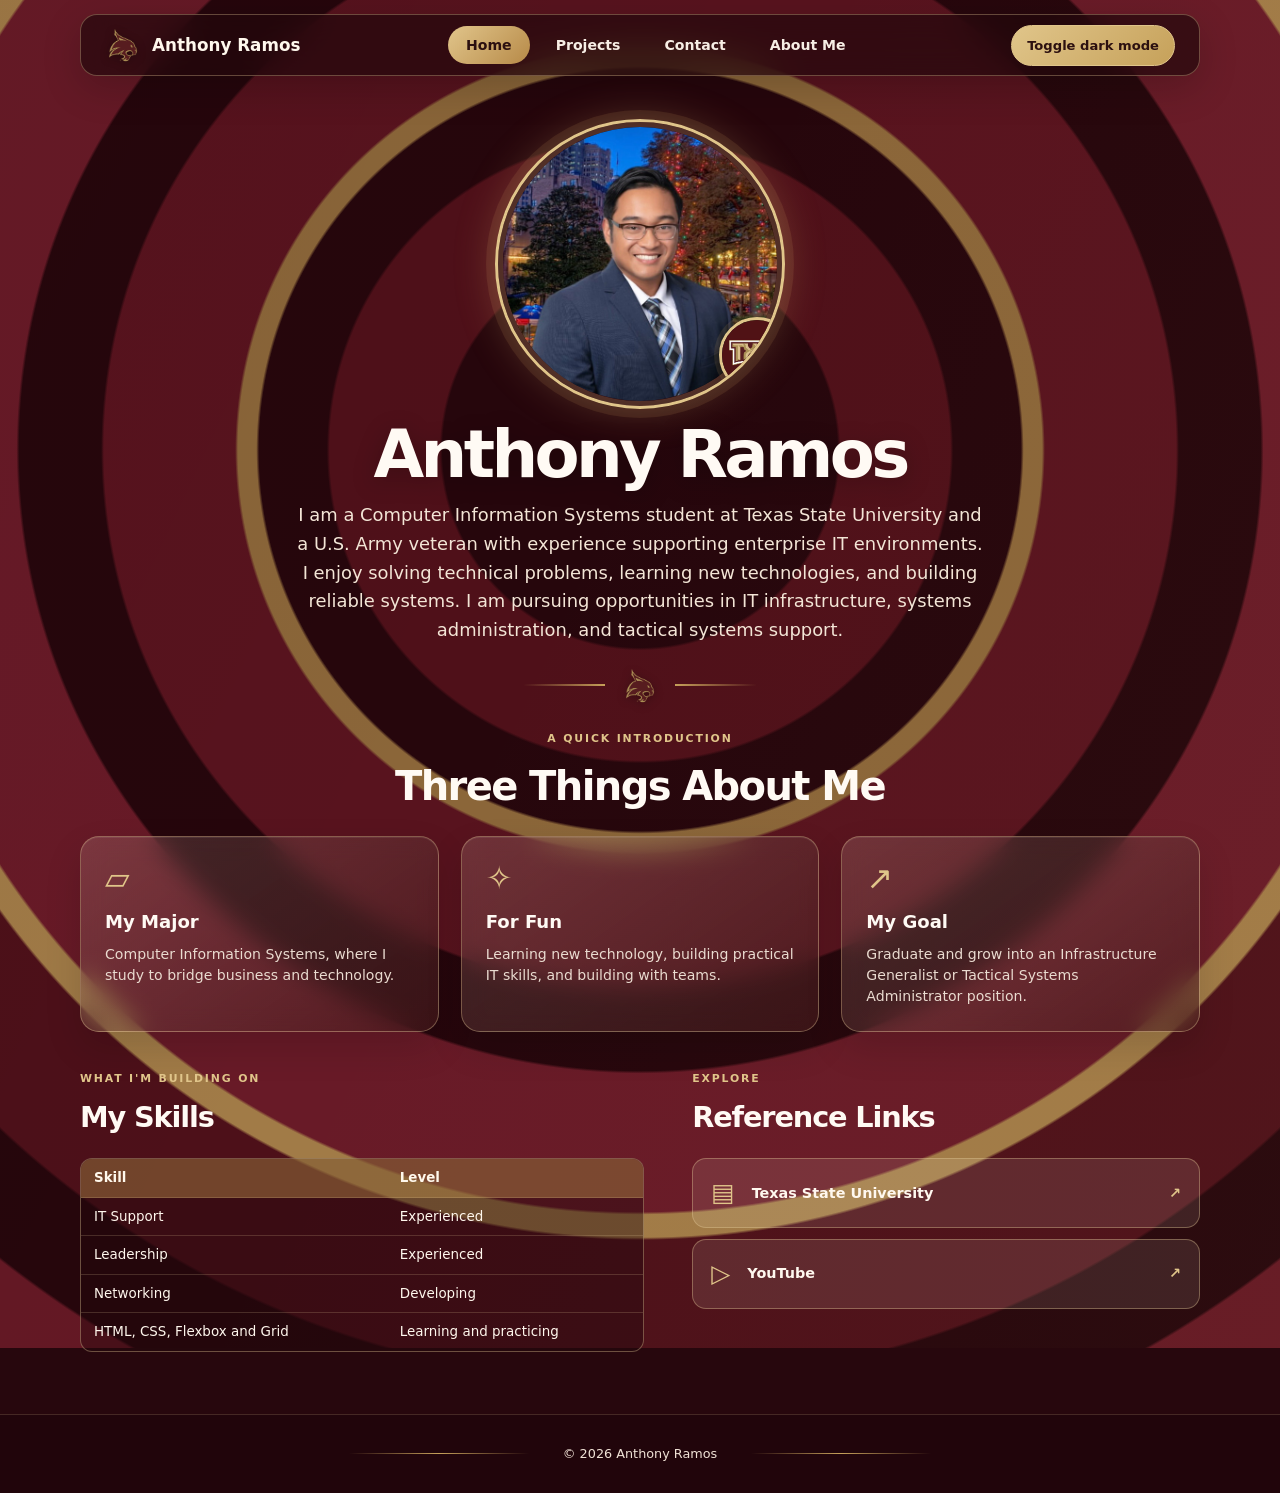
<file: index.html>
<!DOCTYPE html>
<html lang="en">
<head>
  <meta charset="UTF-8">
  <meta name="viewport" content="width=device-width, initial-scale=1">
  <title>Anthony Ramos | Home</title>
  <link rel="stylesheet" href="styles.css">
</head>
<body>
  <div class="background-art" aria-hidden="true"></div>

  <header class="site-header">
    <nav class="container nav-bar" aria-label="Main navigation">
      <a class="brand" href="index.html"><img class="brand-bobcat" src="images/TXST_Bobcat_logo.png" alt=""> Anthony Ramos</a>
      <div class="nav-links">
        <a class="active" href="index.html">Home</a>
        <a href="project.html">Projects</a>
        <a href="contact.html">Contact</a>
        <a href="about-me.html">About Me</a>
      </div>
      <button class="theme-toggle" type="button" id="theme-toggle" aria-pressed="false">Toggle dark mode</button>
    </nav>
  </header>

  <main class="container home-main">
    <section class="hero">
      <div class="hero-logo-wrap motion-item">
        <div class="logo-ring">
          <img class="txst-logo hero-headshot" src="images/anthony-headshot.jpeg" alt="Professional headshot of Anthony Ramos">
          <img class="txst-medallion" src="images/TXST_LOGO.jpg" alt="Texas State University logo">
        </div>
      </div>

      <div class="hero-copy motion-item">
        <h1>Anthony Ramos</h1>
        <p id="intro">I am a Computer Information Systems student at Texas State University and a U.S. Army veteran with experience supporting enterprise IT environments. I enjoy solving technical problems, learning new technologies, and building reliable systems. I am pursuing opportunities in IT infrastructure, systems administration, and tactical systems support.</p>
        <div class="bobcat-divider" aria-hidden="true"><span></span><img class="bobcat-mark" src="images/TXST_Bobcat_logo.png" alt=""><span></span></div>
      </div>
    </section>

    <section class="section-block">
      <div class="section-heading motion-item">
        <p class="eyebrow">A QUICK INTRODUCTION</p>
        <h2>Three Things About Me</h2>
      </div>
      <div class="cards">
        <article class="card motion-item">
          <span class="card-icon" aria-hidden="true">▱</span>
          <h3>My Major</h3>
          <p>Computer Information Systems, where I study to bridge business and technology.</p>
        </article>
        <article class="card motion-item">
          <span class="card-icon" aria-hidden="true">✧</span>
          <h3>For Fun</h3>
          <p>Learning new technology, building practical IT skills, and building with teams.</p>
        </article>
        <article class="card motion-item">
          <span class="card-icon" aria-hidden="true">↗</span>
          <h3>My Goal</h3>
          <p>Graduate and grow into an Infrastructure Generalist or Tactical Systems Administrator position.</p>
        </article>
      </div>
    </section>

    <section class="home-bottom">
      <div class="skills-home motion-item">
        <div class="section-heading">
          <p class="eyebrow">WHAT I'M BUILDING ON</p>
          <h2>My Skills</h2>
        </div>
        <table>
          <tr><th>Skill</th><th>Level</th></tr>
          <tr><td>IT Support</td><td>Experienced</td></tr>
          <tr><td>Leadership</td><td>Experienced</td></tr>
          <tr><td>Networking</td><td>Developing</td></tr>
          <tr><td>HTML, CSS, Flexbox and Grid</td><td>Learning and practicing</td></tr>
        </table>
      </div>

      <div class="reference-home motion-item">
        <div class="section-heading">
          <p class="eyebrow">EXPLORE</p>
          <h2>Reference Links</h2>
        </div>
        <a class="reference-link" href="https://www.txst.edu" target="_blank" rel="noopener">
          <span class="reference-icon">▤</span><span>Texas State University</span><span class="external-mark">↗</span>
        </a>
        <a class="reference-link" href="https://www.youtube.com" target="_blank" rel="noopener">
          <span class="reference-icon">▷</span><span>YouTube</span><span class="external-mark">↗</span>
        </a>
      </div>
    </section>
  </main>

  <footer class="site-footer">
    <div class="container footer-inner">
      <span class="footer-rule"></span>
      <p>© 2026 Anthony Ramos</p>
      <span class="footer-rule"></span>
    </div>
  </footer>
  <script src="script.js"></script>

  <!--
   Assignment 7:
   1. The design principle I fixed, and what I changed: I improved visual hierarchy by making my profile, career goals, and project showcase easier to identify. I also used consistent spacing, colors, and navigation across all pages.
   2. The tools and AI I used: Visual Studio Code, HTML, CSS, JavaScript, and ChatGPT.
  -->

</body>
</html>
</file>
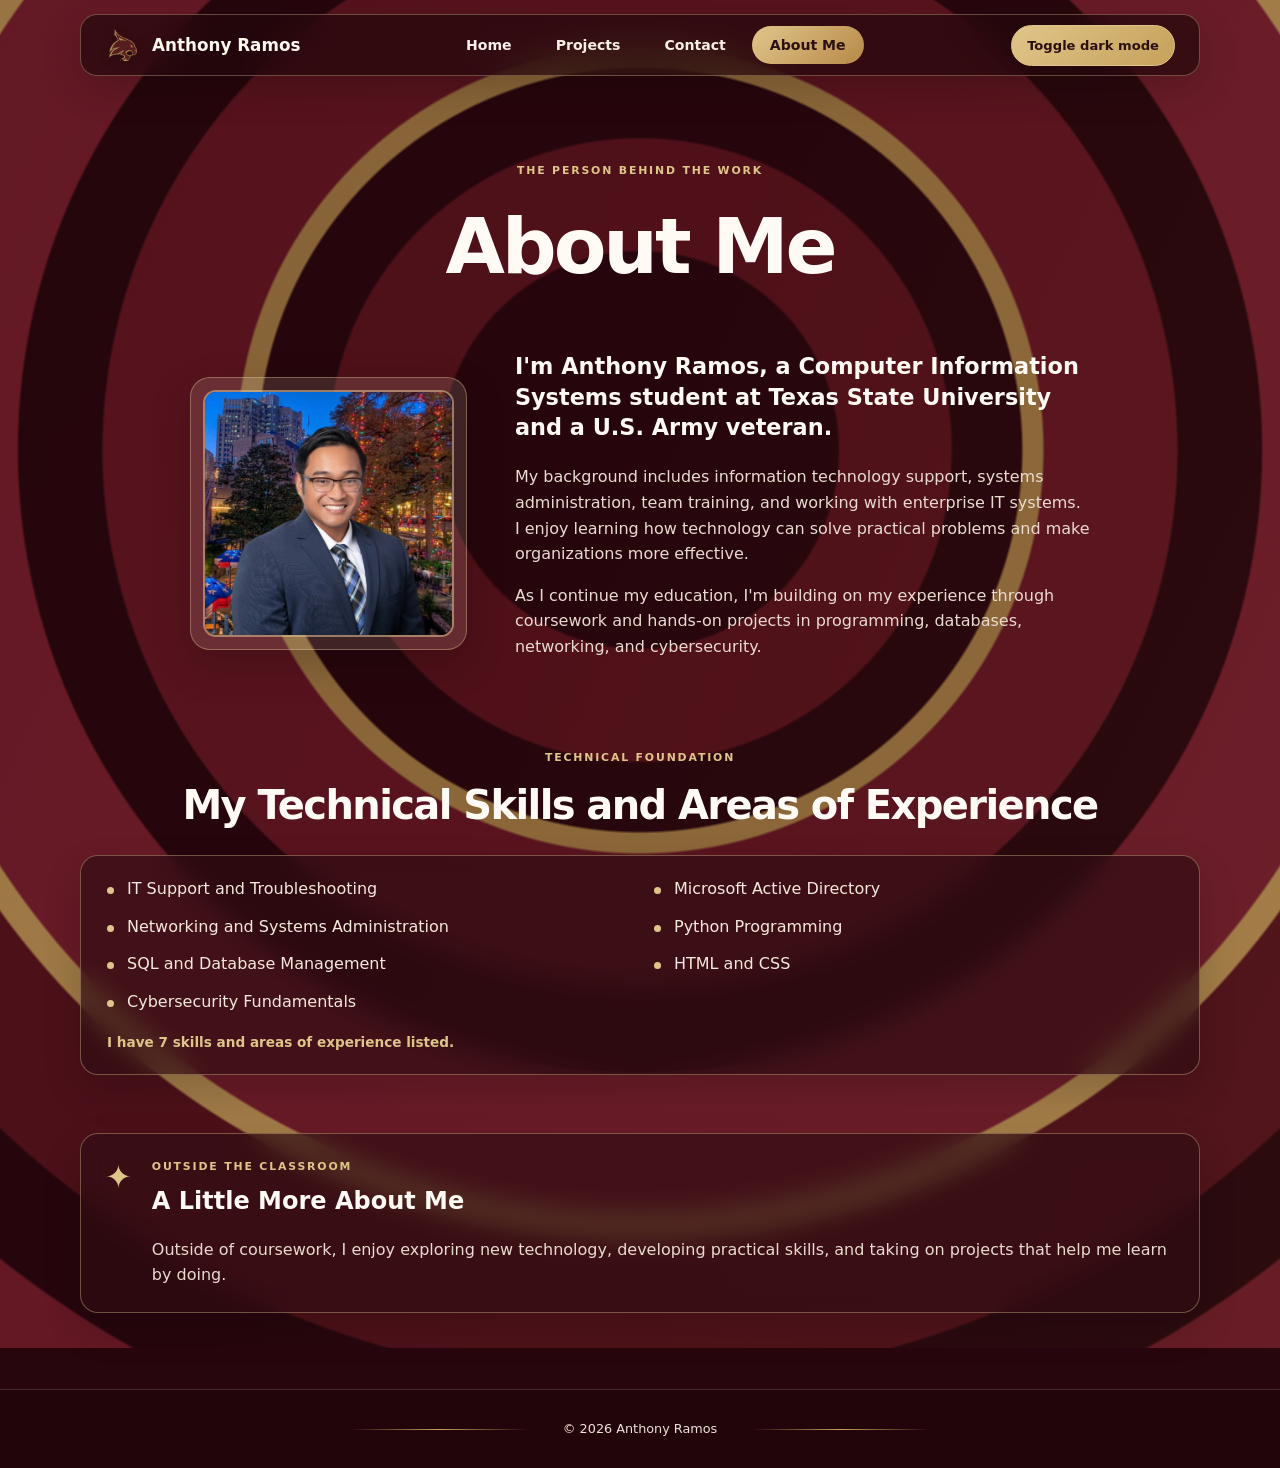
<file: about-me.html>
<!DOCTYPE html>
<html lang="en">
<head>
  <meta charset="UTF-8">
  <meta name="viewport" content="width=device-width, initial-scale=1">
  <title>About Me | Anthony Ramos</title>
  <link rel="stylesheet" href="styles.css">
</head>
<body>
  <div class="background-art" aria-hidden="true"></div>
  <header class="site-header">
    <nav class="container nav-bar" aria-label="Main navigation">
      <a class="brand" href="index.html"><img class="brand-bobcat" src="images/TXST_Bobcat_logo.png" alt=""> Anthony Ramos</a>
      <div class="nav-links">
        <a href="index.html">Home</a><a href="project.html">Projects</a>
        <a href="contact.html">Contact</a><a class="active" href="about-me.html">About Me</a>
      </div>
      <button class="theme-toggle" type="button" id="theme-toggle" aria-pressed="false">Toggle dark mode</button>
    </nav>
  </header>
  <main class="container page-main">
    <section class="page-intro motion-item">
      <p class="eyebrow">THE PERSON BEHIND THE WORK</p>
      <h1>About Me</h1>
    </section>
    <section class="about-layout">
      <div class="about-image-wrap motion-item">
        <img class="about-photo" src="images/anthony-headshot.jpeg" alt="Professional headshot of Anthony Ramos">
      </div>
      <div class="about-copy motion-item">
        <p class="lead-copy">I'm Anthony Ramos, a Computer Information Systems student at Texas State University and a U.S. Army veteran.</p>
        <p>My background includes information technology support, systems administration, team training, and working with enterprise IT systems. I enjoy learning how technology can solve practical problems and make organizations more effective.</p>
        <p>As I continue my education, I'm building on my experience through coursework and hands-on projects in programming, databases, networking, and cybersecurity.</p>
      </div>
    </section>
    <section class="section-block">
      <div class="section-heading motion-item"><p class="eyebrow">TECHNICAL FOUNDATION</p><h2>My Technical Skills and Areas of Experience</h2></div>
      <div class="skills-panel motion-item">
        <ul id="list"></ul>
        <p id="count"></p>
      </div>
    </section>
    <section class="about-note motion-item">
      <span class="card-icon">✦</span>
      <div><p class="eyebrow">OUTSIDE THE CLASSROOM</p><h2>A Little More About Me</h2><p>Outside of coursework, I enjoy exploring new technology, developing practical skills, and taking on projects that help me learn by doing.</p></div>
    </section>
  </main>
  <footer class="site-footer"><div class="container footer-inner"><span class="footer-rule"></span><p>© 2026 Anthony Ramos</p><span class="footer-rule"></span></div></footer>
  <script src="script.js"></script>
</body>
</html>
</file>
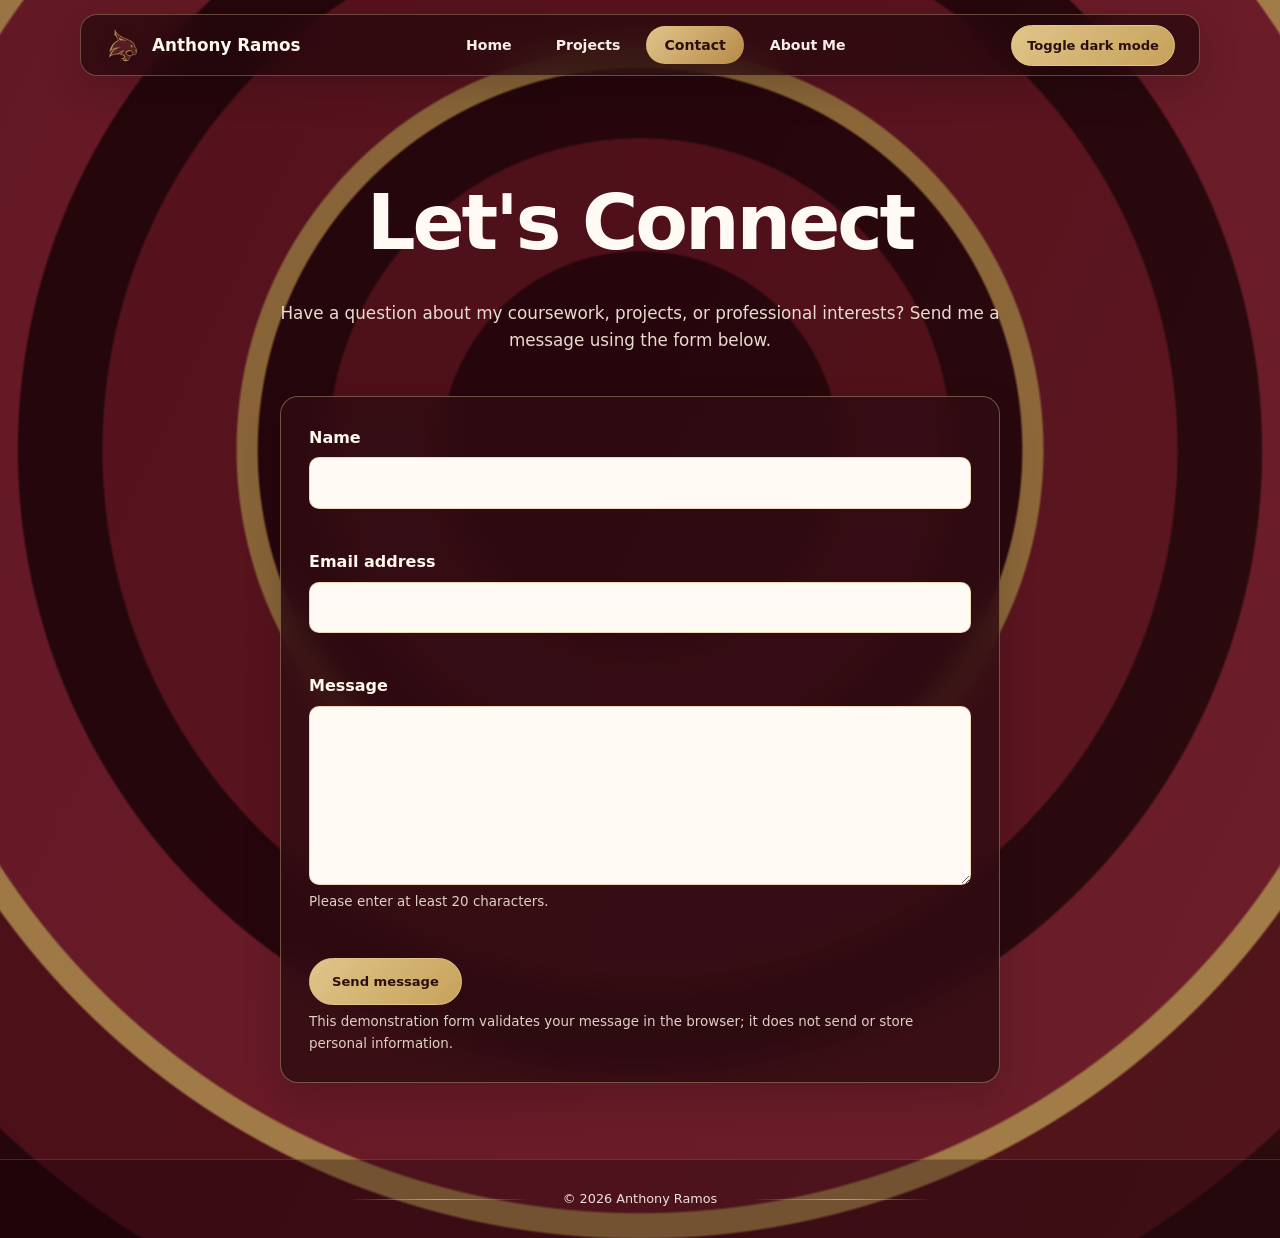
<file: contact.html>
<!DOCTYPE html>
<html lang="en">
<head>
  <meta charset="UTF-8">
  <meta name="viewport" content="width=device-width, initial-scale=1">
  <title>Contact | Anthony Ramos</title>
  <link rel="stylesheet" href="styles.css">
</head>
<body>
  <div class="background-art" aria-hidden="true"></div>
  <header class="site-header">
    <nav class="container nav-bar" aria-label="Main navigation">
      <a class="brand" href="index.html"><img class="brand-bobcat" src="images/TXST_Bobcat_logo.png" alt=""> Anthony Ramos</a>
      <div class="nav-links">
        <a href="index.html">Home</a><a href="project.html">Projects</a>
        <a class="active" href="contact.html">Contact</a><a href="about-me.html">About Me</a>
      </div>
      <button class="theme-toggle" type="button" id="theme-toggle" aria-pressed="false">Toggle dark mode</button>
    </nav>
  </header>
  <main class="container page-main contact-main">
    <section class="page-intro motion-item">
      <h1>Let's Connect</h1>
      <p>Have a question about my coursework, projects, or professional interests? Send me a message using the form below.</p>
    </section>
    <form class="contact-form contact-native motion-item" id="contact-form" novalidate>
      <div class="form-field">
        <label for="contact-name">Name</label>
        <input id="contact-name" name="name" type="text" autocomplete="name" required>
        <p class="field-message" id="name-message" aria-live="polite"></p>
      </div>
      <div class="form-field">
        <label for="contact-email">Email address</label>
        <input id="contact-email" name="email" type="email" autocomplete="email" required>
        <p class="field-message" id="email-message" aria-live="polite"></p>
      </div>
      <div class="form-field">
        <label for="contact-message">Message</label>
        <textarea id="contact-message" name="message" rows="6" required></textarea>
        <p class="field-hint">Please enter at least 20 characters.</p>
        <p class="field-message" id="message-feedback" aria-live="polite"></p>
      </div>
      <button class="submit-button" type="submit">Send message</button>
      <p class="form-result" id="form-result" role="status" aria-live="polite"></p>
      <p class="form-disclaimer">This demonstration form validates your message in the browser; it does not send or store personal information.</p>
    </form>
  </main>
  <footer class="site-footer"><div class="container footer-inner"><span class="footer-rule"></span><p>© 2026 Anthony Ramos</p><span class="footer-rule"></span></div></footer>
  <script src="script.js"></script>
</body>
</html>
</file>
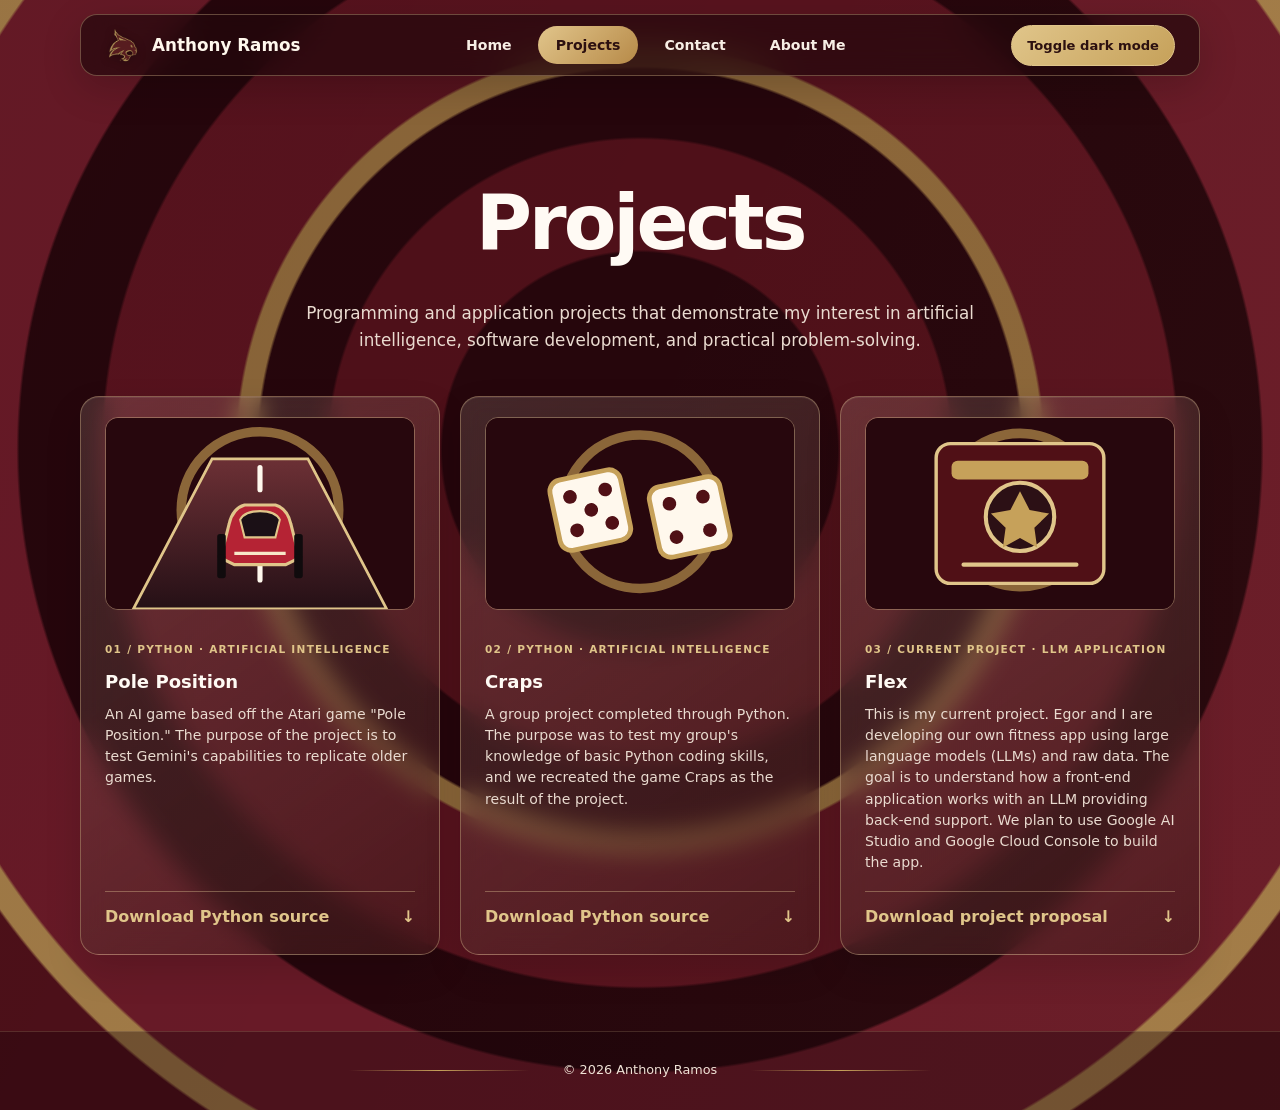
<file: project.html>
<!DOCTYPE html>
<html lang="en">
<head>
  <meta charset="UTF-8">
  <meta name="viewport" content="width=device-width, initial-scale=1">
  <title>Projects | Anthony Ramos</title>
  <link rel="stylesheet" href="styles.css">
</head>
<body>
  <div class="background-art" aria-hidden="true"></div>
  <header class="site-header">
    <nav class="container nav-bar" aria-label="Main navigation">
      <a class="brand" href="index.html"><img class="brand-bobcat" src="images/TXST_Bobcat_logo.png" alt=""> Anthony Ramos</a>
      <div class="nav-links">
        <a href="index.html">Home</a><a class="active" href="project.html">Projects</a>
        <a href="contact.html">Contact</a><a href="about-me.html">About Me</a>
      </div>
      <button class="theme-toggle" type="button" id="theme-toggle" aria-pressed="false">Toggle dark mode</button>
    </nav>
  </header>

  <main class="container page-main">
    <section class="page-intro motion-item">
      <h1>Projects</h1>
      <p>Programming and application projects that demonstrate my interest in artificial intelligence, software development, and practical problem-solving.</p>
    </section>

    <section class="gallery showcase-gallery" aria-label="Project showcase">
      <article class="card project-card motion-item">
        <img class="project-image" src="images/project-portfolio.svg" alt="Arcade-style racing game illustration representing Pole Position">
        <p class="card-kicker">01 / PYTHON · ARTIFICIAL INTELLIGENCE</p>
        <h2>Pole Position</h2>
        <p>An AI game based off the Atari game "Pole Position." The purpose of the project is to test Gemini's capabilities to replicate older games.</p>
        <a class="project-link" href="projects/Pole_Position_Gemini_Game.py" download="Pole_Position_Gemini_Game.py">Download Python source <span aria-hidden="true">↓</span></a>
      </article>

      <article class="card project-card motion-item">
        <img class="project-image" src="images/project-skills.svg" alt="Illustration representing a Python programming project">
        <p class="card-kicker">02 / PYTHON · ARTIFICIAL INTELLIGENCE</p>
        <h2>Craps</h2>
        <p>A group project completed through Python. The purpose was to test my group's knowledge of basic Python coding skills, and we recreated the game Craps as the result of the project.</p>
        <a class="project-link" href="projects/Craps_Project.py" download="Craps_Project.py">Download Python source <span aria-hidden="true">↓</span></a>
      </article>

      <article class="card project-card motion-item">
        <img class="project-image" src="images/project-theme.svg" alt="Illustration representing a maroon and gold fitness application interface">
        <p class="card-kicker">03 / CURRENT PROJECT · LLM APPLICATION</p>
        <h2>Flex</h2>
        <p>This is my current project. Egor and I are developing our own fitness app using large language models (LLMs) and raw data. The goal is to understand how a front-end application works with an LLM providing back-end support. We plan to use Google AI Studio and Google Cloud Console to build the app.</p>
        <a class="project-link" href="projects/Flex_Project_Proposal.docx" download="Flex_Project_Proposal.docx">Download project proposal <span aria-hidden="true">↓</span></a>
      </article>
    </section>
  </main>

  <footer class="site-footer"><div class="container footer-inner"><span class="footer-rule"></span><p>© 2026 Anthony Ramos</p><span class="footer-rule"></span></div></footer>
  <script src="script.js"></script>
</body>
</html>
</file>
<file: styles.css>
* {
  box-sizing: border-box;
}

:root {
  --maroon: #501016;
  --maroon-deep: #27070d;
  --maroon-mid: #701b29;
  --gold: #c6a15a;
  --gold-light: #e0c58a;
  --cream: #fff8ed;
  --ink: #fffaf4;
  --muted: #e0d0c4;
  --panel: rgba(74, 34, 34, 0.68);
  --line: rgba(226, 199, 151, 0.38);
}

* { box-sizing: border-box; }

html { scroll-behavior: smooth; }

body {
  margin: 0;
  min-height: 100vh;
  overflow-x: hidden;
  background: var(--maroon-deep);
  color: var(--ink);
  font-family: system-ui, -apple-system, BlinkMacSystemFont, "Segoe UI", sans-serif;
  line-height: 1.6;
}

a { color: inherit; text-decoration: none; }

img, iframe { max-width: 100%; }

.container {
  width: min(1120px, calc(100% - 48px));
  margin: 0 auto;
}

/* Deep maroon and muted-gold concentric bands create the animated background. */
.background-art {
  position: fixed;
  inset: -35vmax;
  z-index: -1;
  pointer-events: none;
  background:
    radial-gradient(circle at center,
      #26060c 0 14%,
      #4f1019 14.2% 22%,
      #26060c 22.2% 27%,
      #8b6639 27.2% 28.5%,
      #58131e 28.7% 38%,
      #26060c 38.2% 44%,
      #681a27 44.2% 54%,
      #a17b47 54.2% 55.8%,
      #4d1019 56% 66%,
      #26060c 66.2% 73%,
      #641824 73.2% 84%,
      #98703f 84.2% 85.5%,
      #30070f 85.7% 100%);
  transform-origin: center;
  animation: ring-drift 34s ease-in-out infinite alternate;
}

.background-art::after {
  position: absolute;
  inset: 0;
  content: "";
  background: linear-gradient(
    115deg,
    rgba(20, 2, 6, 0.10),
    transparent 48%,
    rgba(205, 163, 92, 0.05)
  );
}

@keyframes ring-drift {
  from { transform: rotate(-7deg) scale(0.94); }
  to { transform: rotate(7deg) scale(1.06); }
}

/* Frosted navigation bar. */
.site-header {
  position: relative;
  z-index: 2;
  padding-top: 14px;
}

.nav-bar {
  min-height: 62px;
  display: flex;
  align-items: center;
  justify-content: space-between;
  gap: 20px;
  padding: 8px 24px;
  border: 1px solid rgba(226, 199, 151, 0.34);
  border-radius: 17px;
  background: rgba(35, 8, 12, 0.7);
  box-shadow: 0 12px 38px rgba(0, 0, 0, 0.18);
  backdrop-filter: blur(16px);
}

.brand {
  display: inline-flex;
  align-items: center;
  gap: 10px;
  color: var(--cream);
  font-size: 1.05rem;
  font-weight: 800;
}

.brand-mark {
  color: var(--gold-light);
  font-size: 1.45rem;
}

.nav-links {
  display: flex;
  align-items: center;
  gap: 8px;
}

.nav-links a {
  padding: 8px 18px;
  border-radius: 999px;
  color: #f7eee5;
  font-size: 0.88rem;
  font-weight: 700;
  transition: background 180ms ease, color 180ms ease, transform 180ms ease;
}

.nav-links a:hover {
  color: white;
  background: rgba(198, 161, 90, 0.18);
  transform: translateY(-2px);
}

.nav-links a.active {
  color: #2c1010;
  background: linear-gradient(135deg, #e1c58b, #b78a48);
}

/* Home hero and circular university logo. */
.home-main { padding-bottom: 26px; }

.hero {
  display: flex;
  min-height: 535px;
  flex-direction: column;
  align-items: center;
  justify-content: center;
  padding: 46px 0 18px;
  text-align: center;
}

.hero-logo-wrap {
  position: relative;
  z-index: 0;
  display: grid;
  place-items: center;
  margin: -3px 0 2px;
}

.logo-ring {
  display: grid;
  width: clamp(210px, 27vw, 290px);
  aspect-ratio: 1;
  place-items: center;
  overflow: hidden;
  border: 3px solid var(--gold-light);
  border-radius: 50%;
  background: radial-gradient(circle, rgba(75, 12, 20, 0.98), rgba(39, 5, 11, 0.98));
  box-shadow:
    0 0 0 9px rgba(203, 166, 99, 0.12),
    0 0 42px rgba(220, 177, 104, 0.28),
    inset 0 0 32px rgba(0,0,0,0.35);
}

.txst-logo {
  display: block;
  width: 100%;
  height: 100%;
  border-radius: 50%;
  object-fit: cover;
  object-position: center 35%;
}

.hero-headshot {
  border: 5px solid rgba(224, 197, 138, 0.22);
}

.bobcat-mark {
  display: block;
  width: 34px;
  height: 37px;
  object-fit: contain;
  filter: drop-shadow(0 2px 5px rgba(0, 0, 0, 0.28));
}

.hero-copy {
  position: relative;
  width: 100%;
  max-width: 760px;
  padding-top: 7px;
}

.hero h1 {
  margin: 0;
  color: #fffaf4;
  font-size: clamp(2.6rem, 6vw, 4.1rem);
  font-weight: 850;
  letter-spacing: -0.055em;
  line-height: 1.12;
  text-shadow: 0 5px 24px rgba(0,0,0,0.25);
}

#intro {
  max-width: 690px;
  margin: 10px auto 0;
  color: #f3e5d6;
  font-size: clamp(1rem, 2vw, 1.12rem);
}

.bobcat-divider {
  display: flex;
  align-items: center;
  justify-content: center;
  gap: 18px;
  margin: 22px auto 0;
  color: var(--gold);
}

.bobcat-divider span {
  width: 82px;
  height: 2px;
  background: linear-gradient(90deg, transparent, var(--gold));
}

.bobcat-divider span:last-child {
  transform: rotate(180deg);
}

.bobcat-divider b {
  font-size: 1.7rem;
  line-height: 1;
}

/* Content panels remain translucent so the moving rings are visible but text stays readable. */
.section-block { padding: 8px 0 30px; }

.section-heading {
  margin-bottom: 18px;
  text-align: center;
}

.eyebrow {
  margin: 0 0 7px;
  color: var(--gold-light);
  font-size: 0.68rem;
  font-weight: 850;
  letter-spacing: 0.17em;
}

.section-heading h2,
.page-intro h1 {
  margin: 0;
  color: #fffaf4;
  font-size: clamp(1.75rem, 4vw, 2.5rem);
  font-weight: 800;
  letter-spacing: -0.04em;
}

.cards {
  display: grid;
  grid-template-columns: repeat(3, minmax(0, 1fr));
  gap: 22px;
}

.card {
  min-width: 0;
  padding: 22px 24px 24px;
  border: 1px solid var(--line);
  border-radius: 19px;
  background: linear-gradient(145deg, rgba(255, 241, 220, 0.14), rgba(71, 27, 29, 0.62));
  box-shadow: 0 16px 36px rgba(0,0,0,0.13), inset 0 1px 0 rgba(255,255,255,0.08);
  backdrop-filter: blur(12px);
  transition: transform 220ms ease, border-color 220ms ease, background 220ms ease;
}

.card:hover {
  transform: translateY(-6px);
  border-color: rgba(231, 198, 135, 0.75);
  background: linear-gradient(145deg, rgba(255, 241, 220, 0.2), rgba(71, 27, 29, 0.76));
}

.card-icon {
  display: block;
  margin-bottom: 10px;
  color: var(--gold-light);
  font-size: 2rem;
  line-height: 1.2;
}

.card h3,
.project-card h2 {
  margin: 5px 0 7px;
  color: #fffaf4;
  font-size: 1.13rem;
  font-weight: 800;
}

.card p {
  margin: 0;
  color: #eadbd0;
  font-size: 0.88rem;
  line-height: 1.5;
}

.home-bottom {
  display: grid;
  grid-template-columns: 1fr 0.9fr;
  gap: 48px;
  padding: 8px 0 36px;
}

.home-bottom .section-heading {
  text-align: left;
}

.home-bottom .section-heading h2 { font-size: 1.8rem; }

table {
  width: 100%;
  border-collapse: separate;
  border-spacing: 0;
  overflow: hidden;
  border: 1px solid var(--line);
  border-radius: 12px;
  background: rgba(35, 8, 12, 0.42);
  color: #fff7ed;
  font-size: 0.84rem;
}

th, td {
  padding: 8px 13px;
  border-bottom: 1px solid rgba(226, 199, 151, 0.2);
  text-align: left;
  overflow-wrap: anywhere;
}

th {
  background: rgba(190, 145, 77, 0.42);
  color: #fff8ec;
}

tr:last-child td { border-bottom: 0; }

.reference-link {
  display: flex;
  align-items: center;
  gap: 17px;
  margin-bottom: 11px;
  padding: 14px 18px;
  border: 1px solid var(--line);
  border-radius: 14px;
  background: rgba(255, 241, 220, 0.1);
  color: #fff8ef;
  font-size: 0.9rem;
  font-weight: 700;
  transition: background 180ms ease, transform 180ms ease;
}

.reference-link:hover {
  transform: translateX(4px);
  background: rgba(255, 241, 220, 0.18);
}

.reference-icon { color: var(--gold-light); font-size: 1.55rem; }
.external-mark { margin-left: auto; color: var(--gold-light); }

/* Interior pages */
.page-main { min-height: 72vh; padding-top: 86px; padding-bottom: 76px; }

.page-intro {
  max-width: 760px;
  margin: 0 auto 42px;
  text-align: center;
}

.page-intro h1 {
  font-size: clamp(2.8rem, 7vw, 4.8rem);
}

.page-intro > p:last-child {
  margin: 15px auto 0;
  color: #eadbd0;
  font-size: 1.05rem;
}

.gold-period { color: var(--gold-light); }

.gallery {
  display: grid;
  grid-template-columns: repeat(3, minmax(0, 1fr));
  gap: 20px;
}

.project-card { min-height: 250px; }
.project-card .card-kicker {
  margin: 15px 0 5px;
  color: var(--gold-light);
  font-size: 0.66rem;
  font-weight: 800;
  letter-spacing: 0.12em;
}
.project-card p:last-child { margin-top: 8px; }

.about-layout {
  display: grid;
  grid-template-columns: minmax(210px, 0.65fr) 1.35fr;
  align-items: center;
  gap: 48px;
  max-width: 900px;
  margin: 0 auto 65px;
}

.about-image-wrap {
  padding: 12px;
  border: 1px solid var(--line);
  border-radius: 20px;
  background: rgba(255, 241, 220, 0.12);
  box-shadow: 0 15px 40px rgba(0,0,0,0.18);
}

.about-photo {
  display: block;
  width: 100%;
  border: 2px solid rgba(226, 199, 151, 0.55);
  border-radius: 13px;
}

.about-copy { color: #eadbd0; }
.about-copy .lead-copy {
  margin-top: 0;
  color: #fffaf4;
  font-size: 1.4rem;
  font-weight: 750;
  line-height: 1.35;
}

.skills-panel,
.about-note,
.contact-form {
  border: 1px solid var(--line);
  border-radius: 18px;
  background: rgba(48, 13, 19, 0.68);
  box-shadow: 0 16px 38px rgba(0,0,0,0.16);
  backdrop-filter: blur(12px);
}

.skills-panel { padding: 20px 26px; }

#list {
  display: grid;
  grid-template-columns: repeat(2, minmax(0, 1fr));
  gap: 12px 28px;
  margin: 0;
  padding: 0;
  list-style: none;
}

#list li {
  position: relative;
  padding-left: 20px;
  color: #f5e9dd;
}

#list li::before {
  position: absolute;
  top: 0.7em;
  left: 0;
  width: 7px;
  height: 7px;
  border-radius: 50%;
  content: "";
  background: var(--gold-light);
}

#count {
  margin: 18px 0 0;
  color: var(--gold-light);
  font-size: 0.85rem;
  font-weight: 750;
}

.about-note {
  display: flex;
  gap: 20px;
  align-items: flex-start;
  margin-top: 28px;
  padding: 24px;
}

.about-note h2 {
  margin: 0 0 8px;
  color: #fffaf4;
}

.about-note p:last-child { margin-bottom: 0; color: #eadbd0; }

.contact-main { max-width: 900px; }

.contact-form {
  overflow: hidden;
  padding: 10px;
  background: rgba(255, 250, 244, 0.96);
}

.contact-form iframe {
  display: block;
  width: 100%;
  min-height: 960px;
  border: 0;
  border-radius: 10px;
}

/* Footer */
.site-footer {
  border-top: 1px solid rgba(226, 199, 151, 0.18);
  background: rgba(25, 4, 9, 0.34);
}

.footer-inner {
  display: flex;
  min-height: 78px;
  align-items: center;
  justify-content: center;
  gap: 34px;
}

.footer-inner p {
  margin: 0;
  color: #f0e2d6;
  font-size: 0.8rem;
}

.footer-rule {
  width: min(18vw, 180px);
  height: 1px;
  background: linear-gradient(90deg, transparent, var(--gold), transparent);
}

/* Page-load entrance animation, activated by script.js. */
.motion-item {
  opacity: 0;
  transform: translateY(22px);
}

.page-loaded .motion-item {
  animation: rise-in 700ms cubic-bezier(0.2, 0.75, 0.25, 1) forwards;
}

.page-loaded .motion-item:nth-child(2) { animation-delay: 100ms; }
.page-loaded .motion-item:nth-child(3) { animation-delay: 190ms; }
.page-loaded .motion-item:nth-child(4) { animation-delay: 280ms; }
.page-loaded .motion-item:nth-child(5) { animation-delay: 370ms; }
.page-loaded .motion-item:nth-child(6) { animation-delay: 460ms; }

@keyframes rise-in {
  to { opacity: 1; transform: translateY(0); }
}

@media (prefers-reduced-motion: reduce) {
  html { scroll-behavior: auto; }
  *, *::before, *::after {
    animation-duration: 0.01ms !important;
    animation-iteration-count: 1 !important;
    transition-duration: 0.01ms !important;
  }
  .motion-item { opacity: 1; transform: none; }
}

@media (max-width: 760px) {
  .container { width: min(100% - 32px, 620px); }
  .nav-bar { align-items: flex-start; flex-direction: column; padding: 12px 16px; }
  .nav-links { width: 100%; justify-content: space-between; gap: 4px; }
  .nav-links a { padding: 7px 10px; font-size: 0.8rem; }
  .hero { min-height: 0; padding-top: 54px; padding-bottom: 40px; }
  .hero-badges { justify-content: center; padding: 0; }
  .purpose-note { position: static; margin-bottom: 12px; }
  .hero-logo-wrap { margin: 10px 0 12px; }
  .logo-ring { width: 220px; }
  .cards, .gallery { grid-template-columns: repeat(2, minmax(0, 1fr)); }
  .home-bottom { grid-template-columns: 1fr; gap: 28px; }
  .about-layout { grid-template-columns: 1fr; gap: 25px; }
  .about-image-wrap { width: min(270px, 100%); margin: 0 auto; }
}

@media (max-width: 520px) {
  .container { width: calc(100% - 28px); }
  .brand { font-size: 1rem; }
  .nav-links a { padding: 7px 6px; font-size: 0.72rem; }
  .floating-note { padding: 10px 15px; font-size: 0.78rem; }
  .logo-ring { width: 195px; }
  .hero h1 { font-size: 2.65rem; }
  .cards, .gallery { grid-template-columns: 1fr; }
  .card { padding: 21px; }
  .home-bottom { gap: 24px; }
  th, td { padding: 7px 8px; font-size: 0.76rem; }
  #list { grid-template-columns: 1fr; }
  .about-note { flex-direction: column; }
  .footer-inner { gap: 14px; }
  .footer-rule { width: 14vw; }
}


/* Assignment 7 additions */
.brand-bobcat {
  display: block;
  width: 36px;
  height: 36px;
  object-fit: contain;
  filter: drop-shadow(0 2px 5px rgba(0, 0, 0, .28));
}
.brand { gap: 11px; }
.nav-bar { flex-wrap: wrap; }
.theme-toggle, .submit-button {
  border: 1px solid var(--gold-light);
  border-radius: 999px;
  padding: 9px 15px;
  background: linear-gradient(135deg, var(--gold-light), var(--gold));
  color: #2c1010;
  font: inherit;
  font-size: .82rem;
  font-weight: 800;
  cursor: pointer;
  transition: transform 180ms ease, filter 180ms ease;
}
.theme-toggle:hover, .submit-button:hover { transform: translateY(-2px); filter: brightness(1.06); }
.theme-toggle:focus-visible, .submit-button:focus-visible, a:focus-visible, input:focus-visible, textarea:focus-visible {
  outline: 3px solid var(--gold-light);
  outline-offset: 3px;
}
.logo-ring { position: relative; }
.txst-medallion {
  position: absolute;
  right: -13px;
  bottom: 13px;
  z-index: 2;
  width: clamp(58px, 7vw, 76px);
  aspect-ratio: 1;
  object-fit: cover;
  border: 3px solid var(--gold-light);
  border-radius: 50%;
  box-shadow: 0 5px 18px rgba(0,0,0,.4), 0 0 0 5px rgba(203,166,99,.14);
}
.project-image {
  display: block;
  width: 100%;
  aspect-ratio: 16 / 10;
  object-fit: cover;
  margin: -2px 0 17px;
  border: 1px solid var(--line);
  border-radius: 13px;
}
.project-card { display: flex; flex-direction: column; }
.project-card p:not(.card-kicker) { flex: 1; }
.project-link {
  display: inline-flex;
  align-items: center;
  justify-content: space-between;
  gap: 12px;
  margin-top: 18px;
  padding-top: 12px;
  border-top: 1px solid var(--line);
  color: var(--gold-light);
  font-weight: 800;
}
.project-link:hover { color: var(--cream); }
.contact-native {
  max-width: 720px;
  margin: 0 auto;
  padding: 28px;
  background: rgba(48, 13, 19, .84);
  color: var(--ink);
}
.form-field { margin-bottom: 18px; }
.form-field label {
  display: block;
  margin-bottom: 7px;
  color: var(--cream);
  font-weight: 750;
}
.form-field input, .form-field textarea {
  display: block;
  width: 100%;
  min-width: 0;
  padding: 12px 14px;
  border: 1px solid rgba(226,199,151,.65);
  border-radius: 10px;
  background: #fffaf4;
  color: #251014;
  font: inherit;
}
.form-field textarea { resize: vertical; }
.field-hint, .field-message, .form-result, .form-disclaimer {
  margin: 6px 0 0;
  font-size: .84rem;
}
.field-hint { color: #e0d0c4; }
.field-message { min-height: 1.2em; color: #ffd08a; }
.form-result { color: #f4d99f; font-weight: 800; }
.form-disclaimer { color: #e0d0c4; }
.submit-button { margin-top: 5px; padding: 12px 22px; }

/* The optional dark theme remains readable and keeps the TXST accent colors. */
body.dark-mode {
  --ink: #f7f1ea;
  --muted: #d8c9bf;
  --panel: rgba(12, 7, 10, .9);
  background: #090609;
  color: var(--ink);
}
body.dark-mode .background-art { filter: brightness(.48) saturate(.78); }
body.dark-mode .nav-bar,
body.dark-mode .card,
body.dark-mode .skills-panel,
body.dark-mode .about-note,
body.dark-mode .contact-native,
body.dark-mode table {
  background-color: rgba(12, 7, 10, .94);
}
body.dark-mode .card p,
body.dark-mode .about-copy,
body.dark-mode .page-intro > p:last-child { color: #f0e4dc; }

@media (min-width: 1280px) {
  .cards, .gallery { grid-template-columns: repeat(3, minmax(0, 1fr)); }
}
@media (max-width: 760px) {
  .nav-bar { align-items: center; }
  .theme-toggle { align-self: flex-end; }
}
@media (max-width: 520px) {
  .brand-bobcat { width: 31px; height: 31px; }
  .txst-medallion { right: -5px; bottom: 9px; width: 57px; }
  .contact-native { padding: 20px 16px; }
}
@media (max-width: 390px) {
  .container { width: calc(100% - 24px); }
  .nav-links { flex-wrap: wrap; }
  .nav-links a { padding: 7px 6px; }
  .theme-toggle { width: 100%; }
  .hero h1 { overflow-wrap: anywhere; }
  .cards, .gallery { grid-template-columns: 1fr; }
}
</file>
